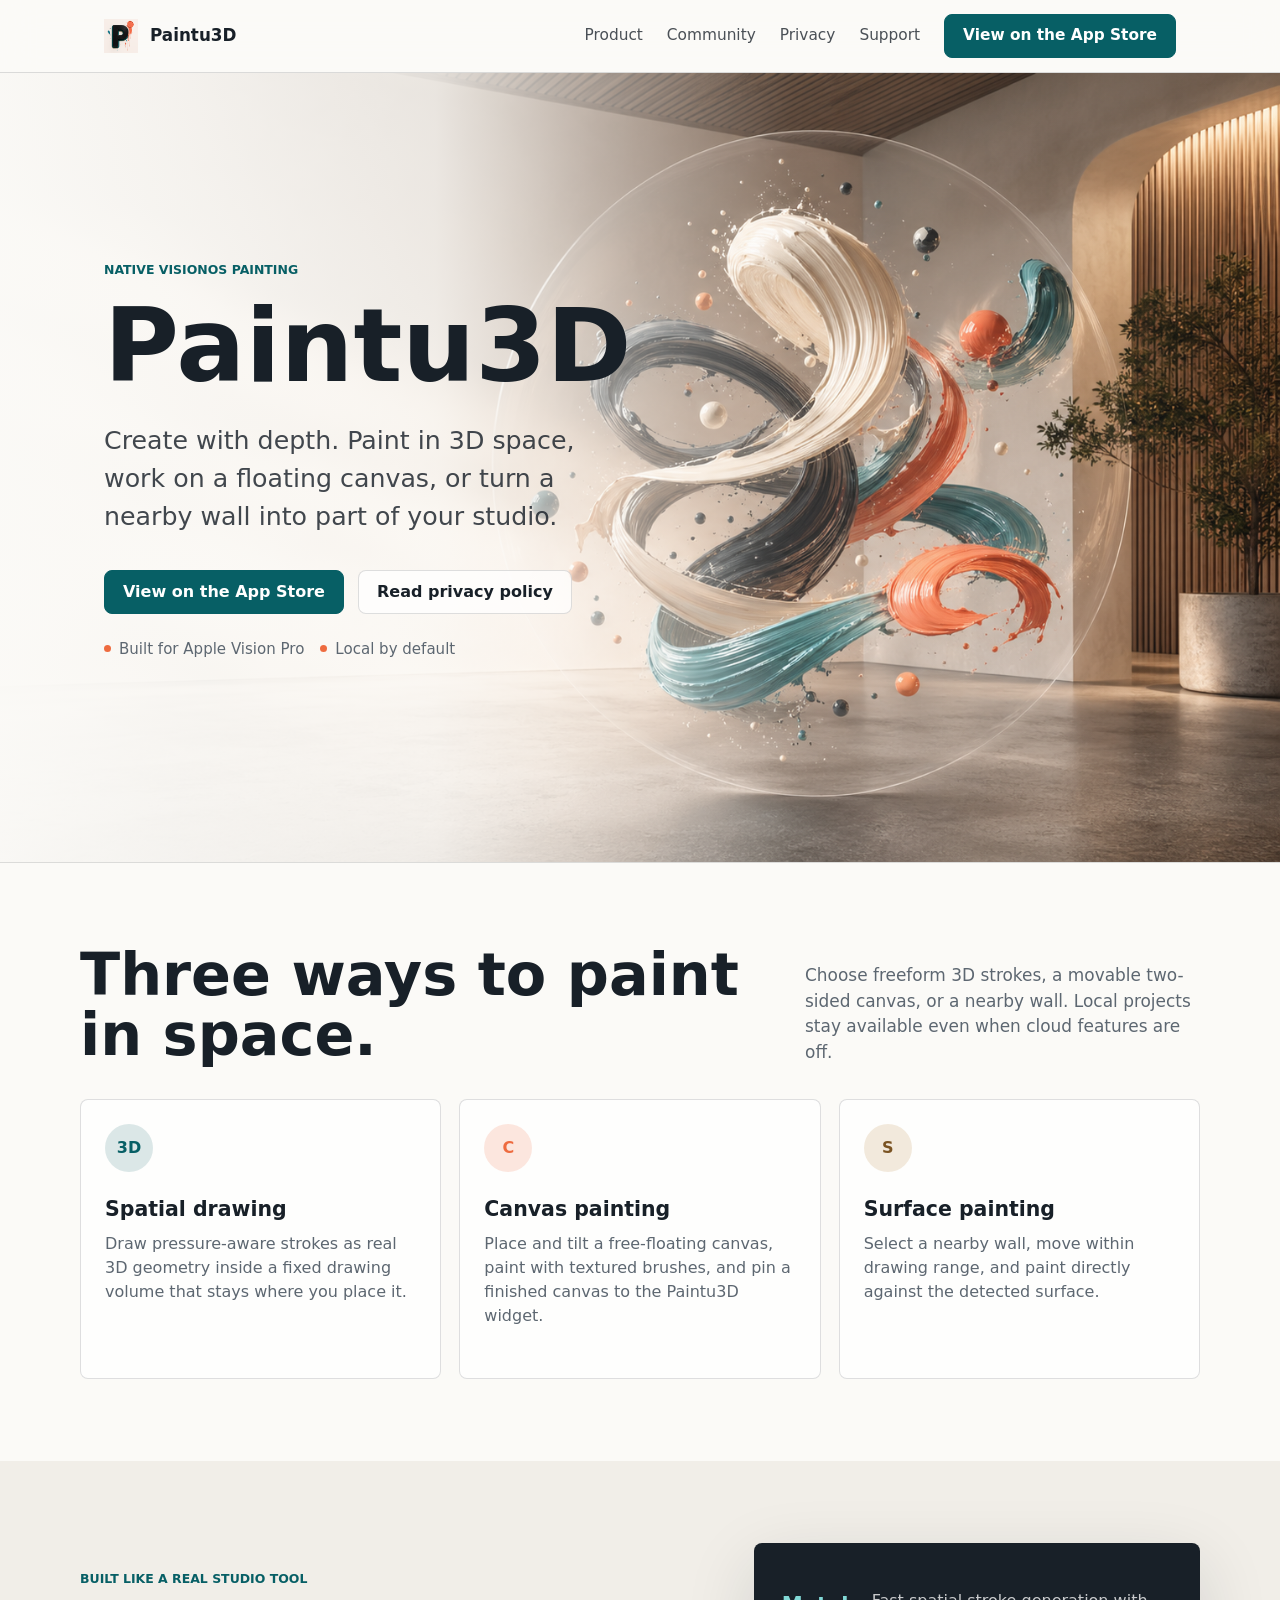
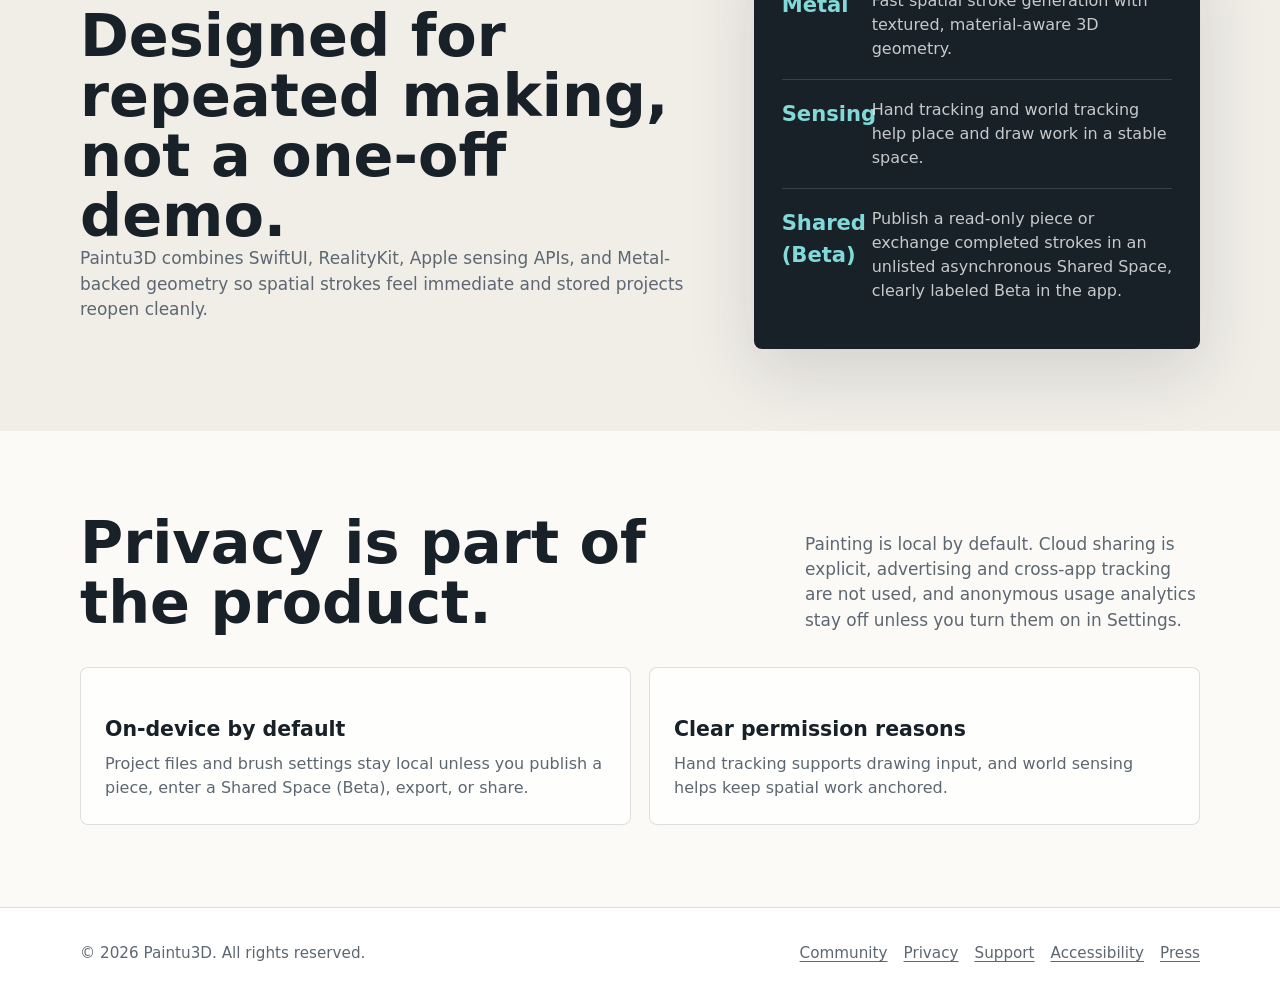
<file: index.html>
<!doctype html>
<html lang="en">
  <head>
    <meta charset="utf-8">
    <meta name="viewport" content="width=device-width, initial-scale=1">
    <meta http-equiv="refresh" content="0; url=Paintu3D/">
    <title>Paintu3D</title>
    <link rel="canonical" href="https://awfasano.github.io/Paintu3D/">
  </head>
  <body>
    <p><a href="Paintu3D/">Continue to Paintu3D</a></p>
  </body>
</html>
</file>
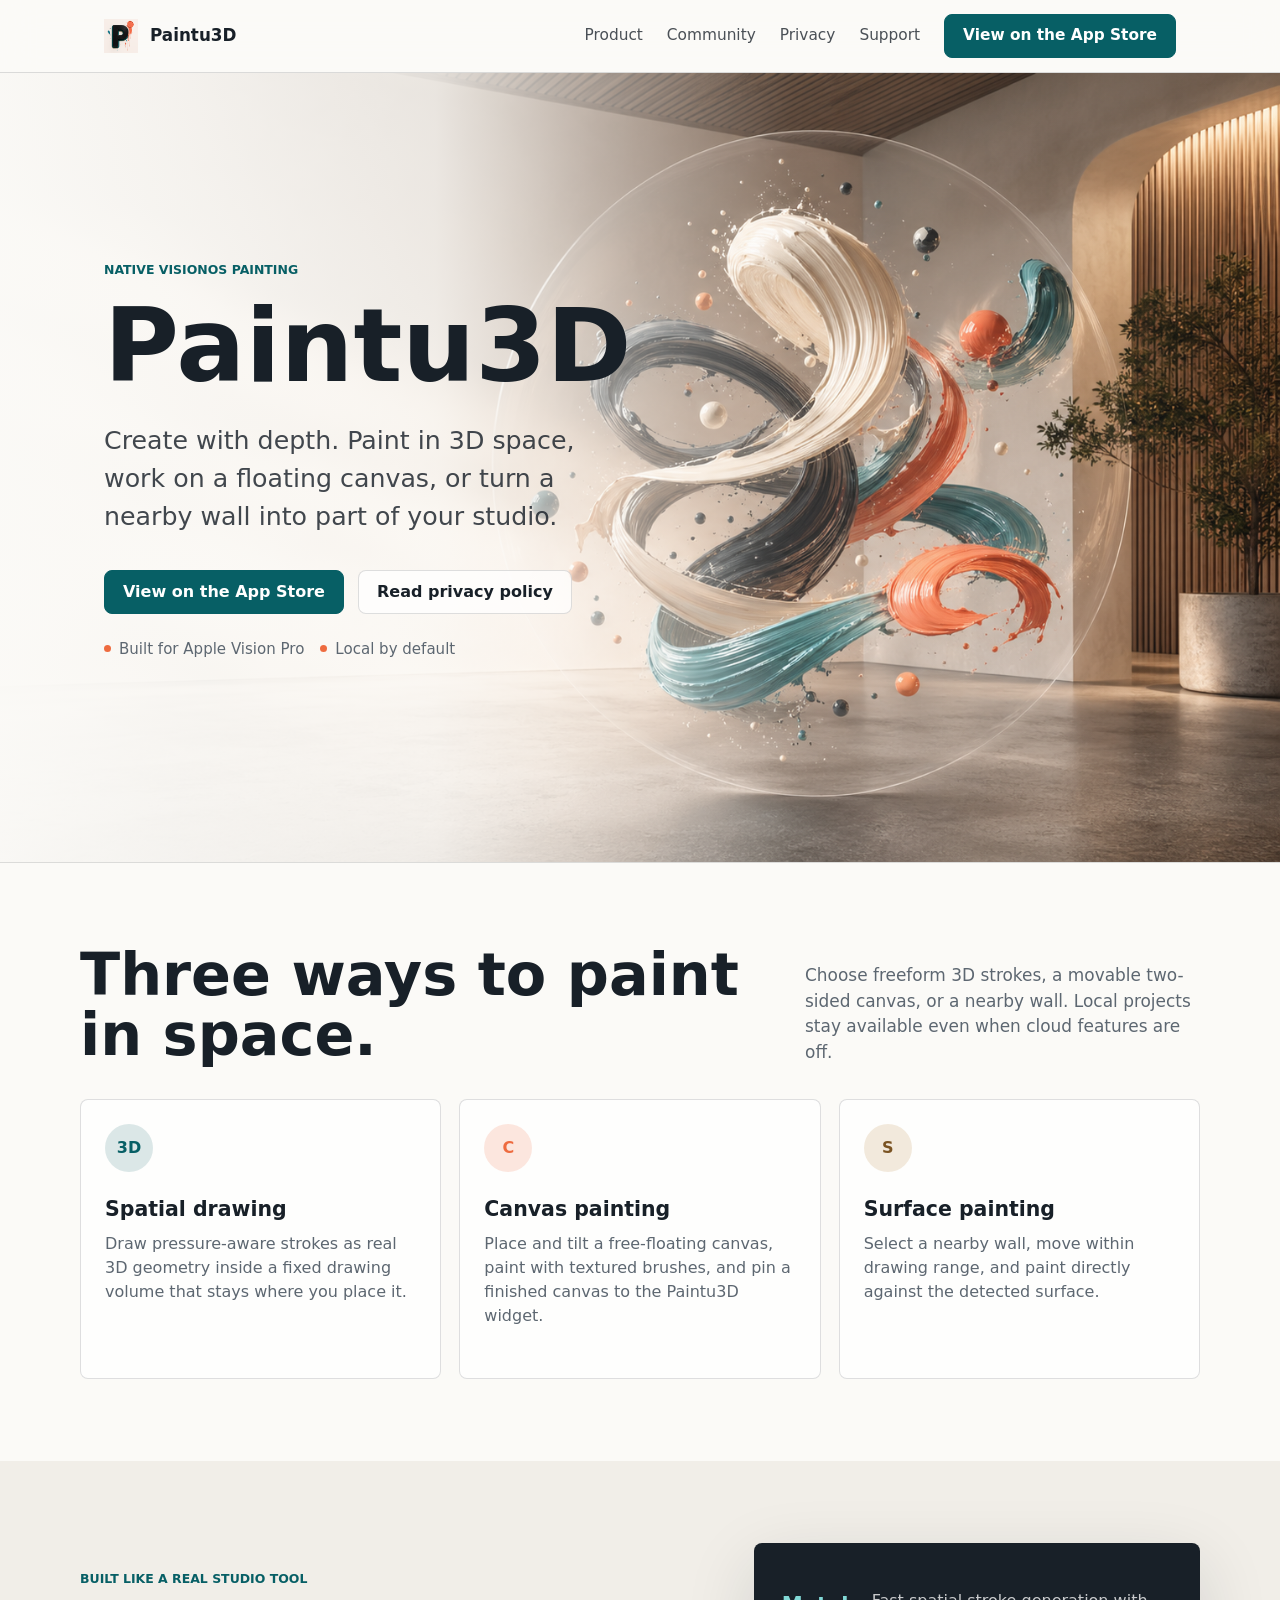
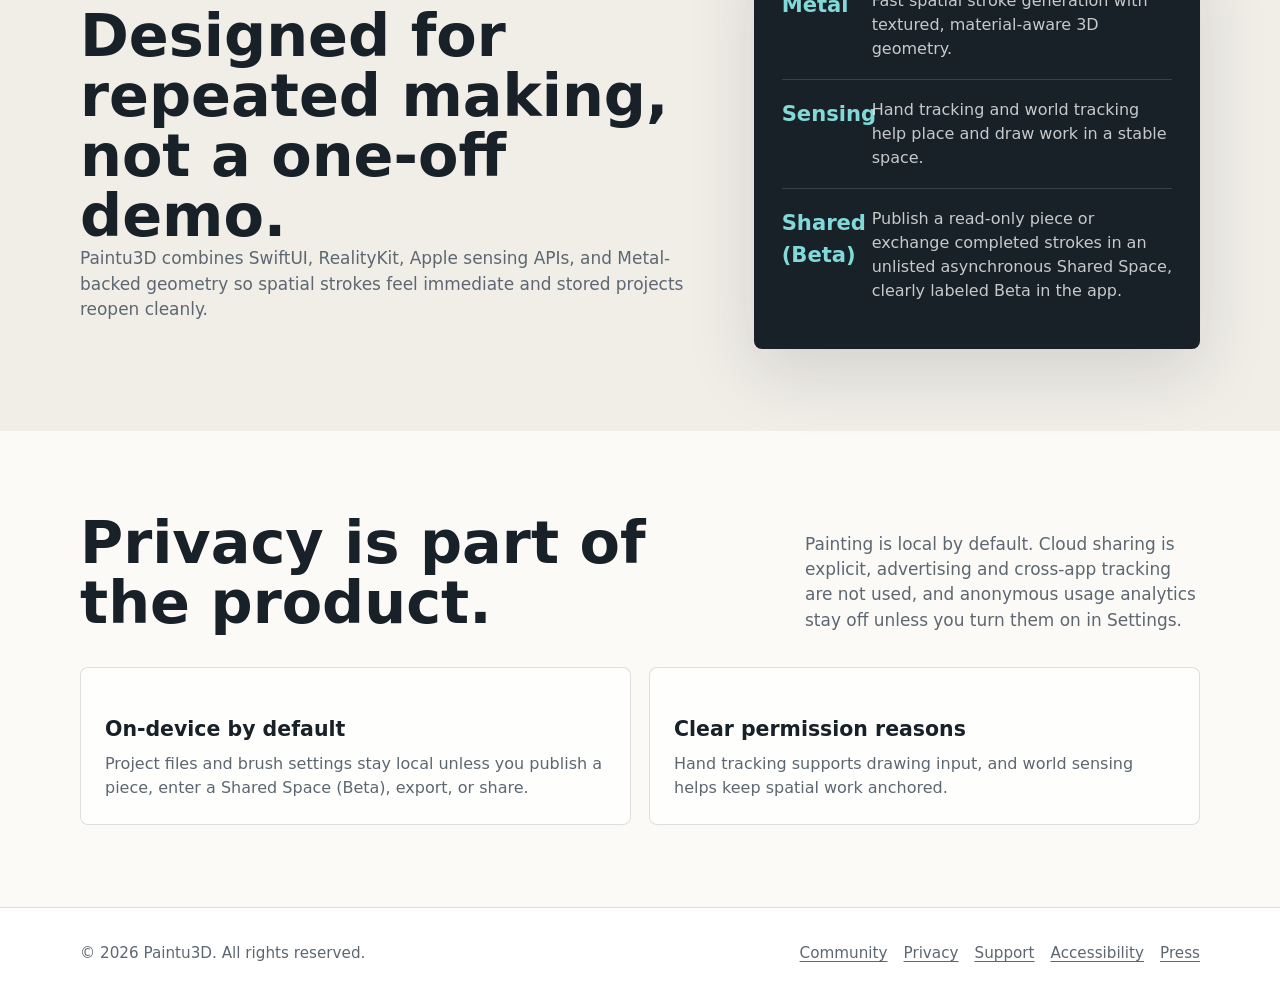
<file: Paintu3D/index.html>
<!doctype html>
<html lang="en">
  <head>
    <meta charset="utf-8">
    <meta name="viewport" content="width=device-width, initial-scale=1">
    <title>Paintu3D - Spatial Painting for Apple Vision Pro</title>
    <link rel="canonical" href="https://awfasano.github.io/Paintu3D/">
    <meta name="description" content="Paintu3D is a native Apple Vision Pro studio for spatial drawing, floating canvas painting, wall painting, and optional shared creation.">
    <meta property="og:title" content="Paintu3D">
    <meta property="og:description" content="Paint in 3D space, on a floating canvas, or across a real wall on Apple Vision Pro.">
    <meta property="og:image" content="https://awfasano.github.io/Paintu3D/assets/paintu3d-hero.png">
    <meta property="og:type" content="website">
    <meta name="theme-color" content="#075f65">
    <link rel="icon" href="assets/brand-icon-top.png">
    <link rel="stylesheet" href="styles.css">
  </head>
  <body>
    <header class="site-header">
      <nav class="nav" aria-label="Main navigation">
        <a class="brand" href="./" aria-label="Paintu3D home">
          <span class="brand-mark" aria-hidden="true">
            <img src="assets/brand-icon-base.png" alt="">
            <img src="assets/brand-icon-middle.png" alt="">
            <img src="assets/brand-icon-top.png" alt="">
          </span>
          <span>Paintu3D</span>
        </a>
        <div class="nav-links">
          <a href="#product">Product</a>
          <a href="community/">Community</a>
          <a href="privacy/">Privacy</a>
          <a href="support/">Support</a>
          <a class="button primary" href="https://apps.apple.com/app/id6765972767">View on the App Store</a>
        </div>
      </nav>
    </header>

    <main>
      <section class="hero" aria-labelledby="hero-title">
        <div class="hero-content">
          <p class="eyebrow">Native visionOS painting</p>
          <h1 id="hero-title">Paintu3D</h1>
          <p class="hero-lede">Create with depth. Paint in 3D space, work on a floating canvas, or turn a nearby wall into part of your studio.</p>
          <div class="hero-actions" id="app-store">
            <a class="button primary" href="https://apps.apple.com/app/id6765972767">View on the App Store</a>
            <a class="button secondary" href="privacy/">Read privacy policy</a>
          </div>
          <div class="hero-note" aria-label="Product highlights">
            <span><span class="dot" aria-hidden="true"></span>Built for Apple Vision Pro</span>
            <span><span class="dot" aria-hidden="true"></span>Local by default</span>
          </div>
        </div>
      </section>

      <section class="section" id="product">
        <div class="section-inner">
          <div class="section-heading">
            <h2>Three ways to paint in space.</h2>
            <p>Choose freeform 3D strokes, a movable two-sided canvas, or a nearby wall. Local projects stay available even when cloud features are off.</p>
          </div>
          <div class="feature-grid" aria-label="Painting modes">
            <article class="feature-card">
              <div>
                <div class="feature-icon" aria-hidden="true">3D</div>
                <h3>Spatial drawing</h3>
                <p>Draw pressure-aware strokes as real 3D geometry inside a fixed drawing volume that stays where you place it.</p>
              </div>
            </article>
            <article class="feature-card">
              <div>
                <div class="feature-icon" aria-hidden="true">C</div>
                <h3>Canvas painting</h3>
                <p>Place and tilt a free-floating canvas, paint with textured brushes, and pin a finished canvas to the Paintu3D widget.</p>
              </div>
            </article>
            <article class="feature-card">
              <div>
                <div class="feature-icon" aria-hidden="true">S</div>
                <h3>Surface painting</h3>
                <p>Select a nearby wall, move within drawing range, and paint directly against the detected surface.</p>
              </div>
            </article>
          </div>
        </div>
      </section>

      <section class="section alt">
        <div class="section-inner split">
          <div>
            <p class="eyebrow">Built like a real studio tool</p>
            <h2>Designed for repeated making, not a one-off demo.</h2>
          <p class="wide-copy">Paintu3D combines SwiftUI, RealityKit, Apple sensing APIs, and Metal-backed geometry so spatial strokes feel immediate and stored projects reopen cleanly.</p>
          </div>
          <div class="metric-panel" aria-label="Technical highlights">
            <div class="metric-row">
              <div class="metric-value">Metal</div>
              <p>Fast spatial stroke generation with textured, material-aware 3D geometry.</p>
            </div>
            <div class="metric-row">
              <div class="metric-value">Sensing</div>
              <p>Hand tracking and world tracking help place and draw work in a stable space.</p>
            </div>
            <div class="metric-row">
              <div class="metric-value">Shared (Beta)</div>
              <p>Publish a read-only piece or exchange completed strokes in an unlisted asynchronous Shared Space, clearly labeled Beta in the app.</p>
            </div>
          </div>
        </div>
      </section>

      <section class="section">
        <div class="section-inner">
          <div class="section-heading">
            <h2>Privacy is part of the product.</h2>
            <p>Painting is local by default. Cloud sharing is explicit, advertising and cross-app tracking are not used, and anonymous usage analytics stay off unless you turn them on in Settings.</p>
          </div>
          <div class="privacy-strip">
            <article class="info-card">
              <h3>On-device by default</h3>
              <p>Project files and brush settings stay local unless you publish a piece, enter a Shared Space (Beta), export, or share.</p>
            </article>
            <article class="info-card">
              <h3>Clear permission reasons</h3>
              <p>Hand tracking supports drawing input, and world sensing helps keep spatial work anchored.</p>
            </article>
          </div>
        </div>
      </section>
    </main>

    <footer class="site-footer">
      <div class="footer-inner">
        <span>© 2026 Paintu3D. All rights reserved.</span>
        <div class="footer-links">
          <a href="community/">Community</a>
          <a href="privacy/">Privacy</a>
          <a href="support/">Support</a>
          <a href="accessibility/">Accessibility</a>
          <a href="press/">Press</a>
        </div>
      </div>
    </footer>
  </body>
</html>
</file>
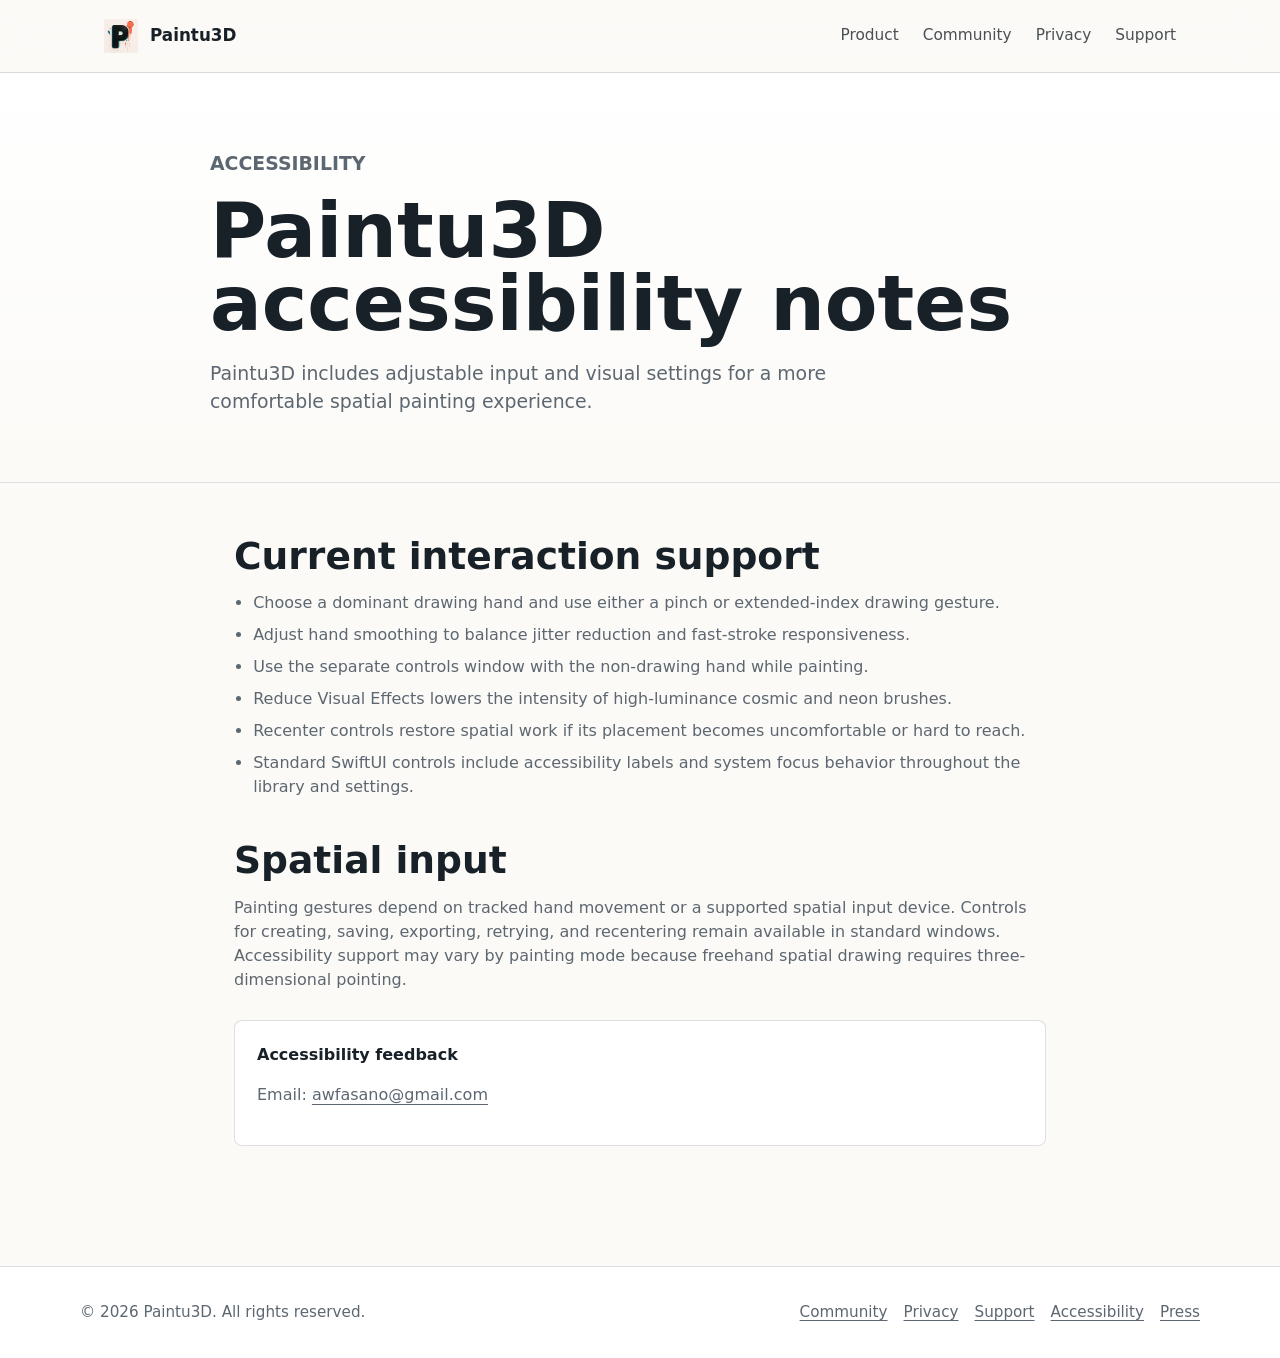
<file: Paintu3D/accessibility/index.html>
<!doctype html>
<html lang="en">
  <head>
    <meta charset="utf-8">
    <meta name="viewport" content="width=device-width, initial-scale=1">
    <title>Accessibility - Paintu3D</title>
    <link rel="canonical" href="https://awfasano.github.io/Paintu3D/accessibility/">
    <meta name="description" content="Accessibility information for Paintu3D.">
    <meta name="theme-color" content="#075f65">
    <link rel="icon" href="../assets/brand-icon-top.png">
    <link rel="stylesheet" href="../styles.css">
  </head>
  <body>
    <header class="site-header">
      <nav class="nav" aria-label="Main navigation">
        <a class="brand" href="../" aria-label="Paintu3D home">
          <span class="brand-mark" aria-hidden="true">
            <img src="../assets/brand-icon-base.png" alt="">
            <img src="../assets/brand-icon-middle.png" alt="">
            <img src="../assets/brand-icon-top.png" alt="">
          </span>
          <span>Paintu3D</span>
        </a>
        <div class="nav-links">
          <a href="../#product">Product</a>
          <a href="../community/">Community</a>
          <a href="../privacy/">Privacy</a>
          <a href="../support/">Support</a>
        </div>
      </nav>
    </header>

    <main>
      <section class="page-hero">
        <div class="section-inner">
          <p class="eyebrow">Accessibility</p>
          <h1>Paintu3D accessibility notes</h1>
          <p>Paintu3D includes adjustable input and visual settings for a more comfortable spatial painting experience.</p>
        </div>
      </section>

      <article class="content">
        <h2>Current interaction support</h2>
        <ul>
          <li>Choose a dominant drawing hand and use either a pinch or extended-index drawing gesture.</li>
          <li>Adjust hand smoothing to balance jitter reduction and fast-stroke responsiveness.</li>
          <li>Use the separate controls window with the non-drawing hand while painting.</li>
          <li>Reduce Visual Effects lowers the intensity of high-luminance cosmic and neon brushes.</li>
          <li>Recenter controls restore spatial work if its placement becomes uncomfortable or hard to reach.</li>
          <li>Standard SwiftUI controls include accessibility labels and system focus behavior throughout the library and settings.</li>
        </ul>

        <h2>Spatial input</h2>
        <p>Painting gestures depend on tracked hand movement or a supported spatial input device. Controls for creating, saving, exporting, retrying, and recentering remain available in standard windows. Accessibility support may vary by painting mode because freehand spatial drawing requires three-dimensional pointing.</p>

        <div class="contact-box">
          <strong>Accessibility feedback</strong>
          <p>Email: <a href="mailto:awfasano@gmail.com?subject=Paintu3D%20accessibility%20feedback">awfasano@gmail.com</a></p>
        </div>
      </article>
    </main>

    <footer class="site-footer">
      <div class="footer-inner">
        <span>© 2026 Paintu3D. All rights reserved.</span>
        <div class="footer-links">
          <a href="../community/">Community</a>
          <a href="../privacy/">Privacy</a>
          <a href="../support/">Support</a>
          <a href="../accessibility/">Accessibility</a>
          <a href="../press/">Press</a>
        </div>
      </div>
    </footer>
  </body>
</html>
</file>
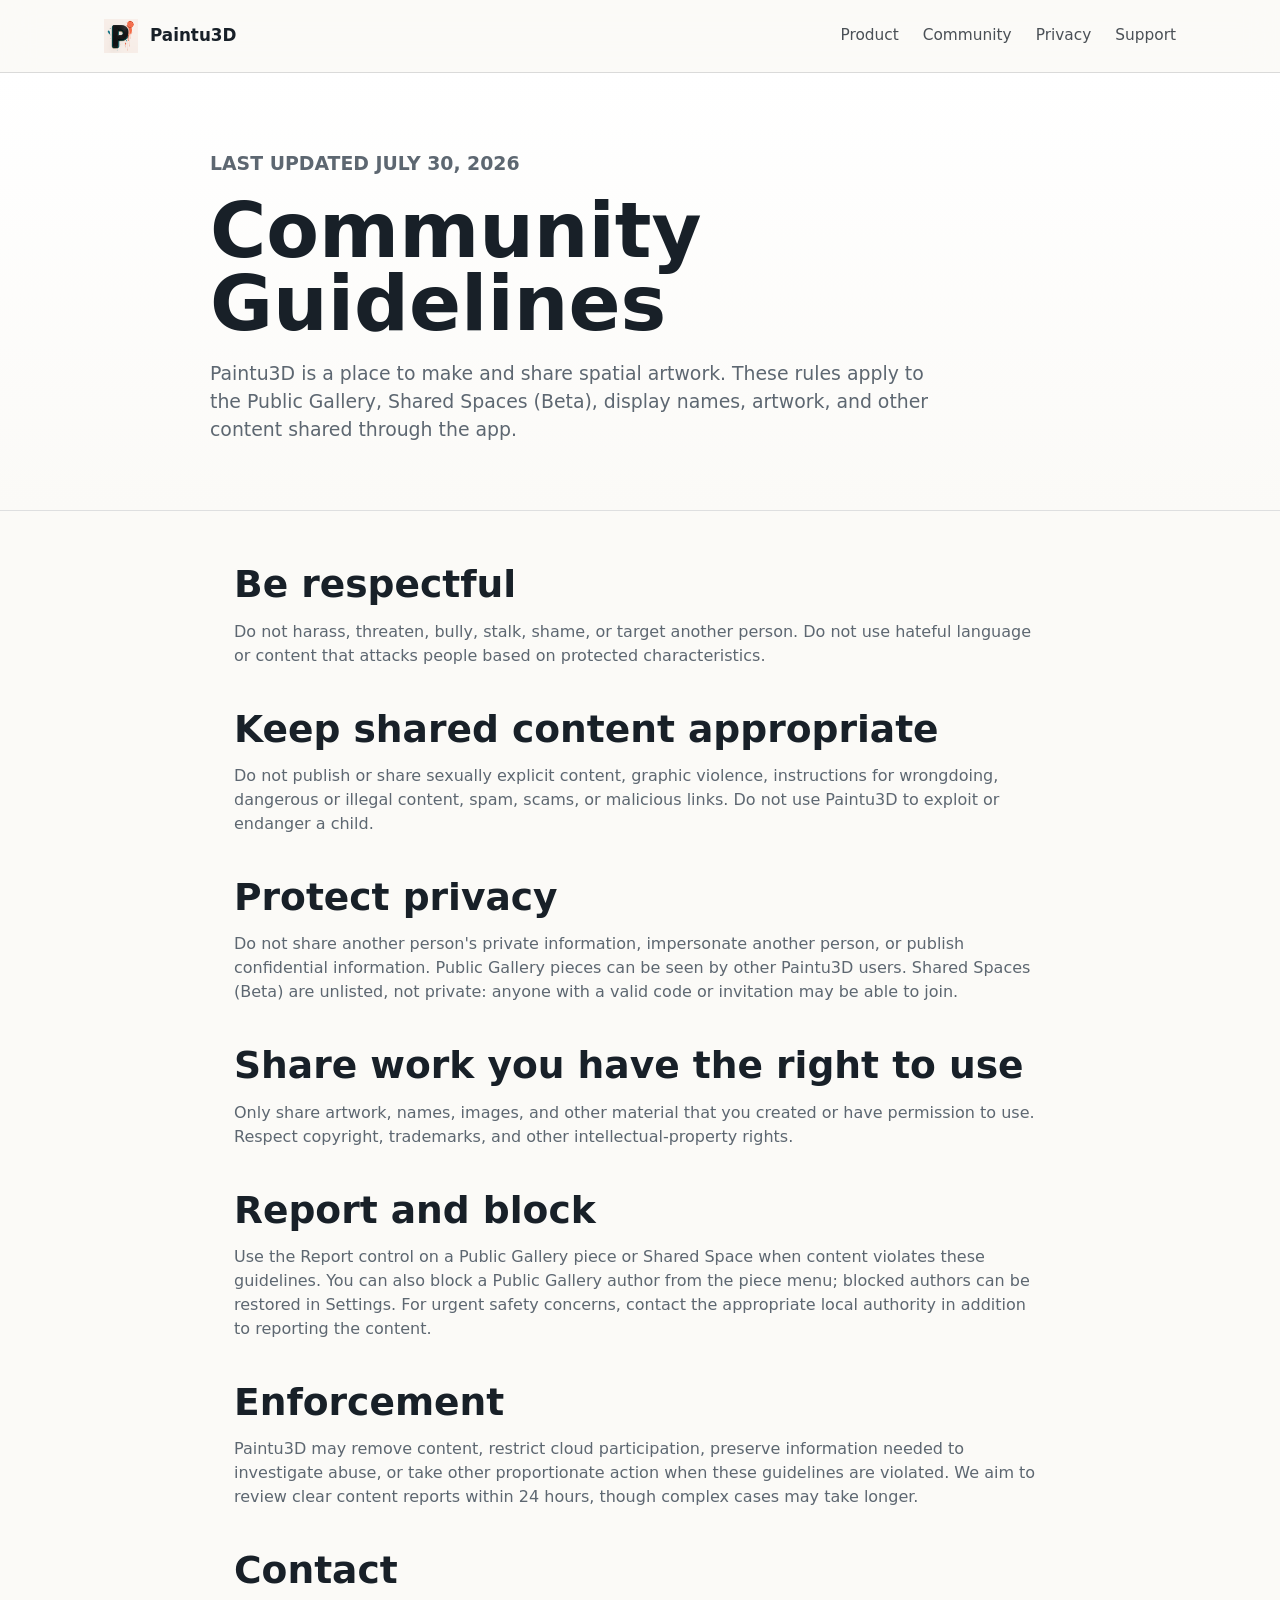
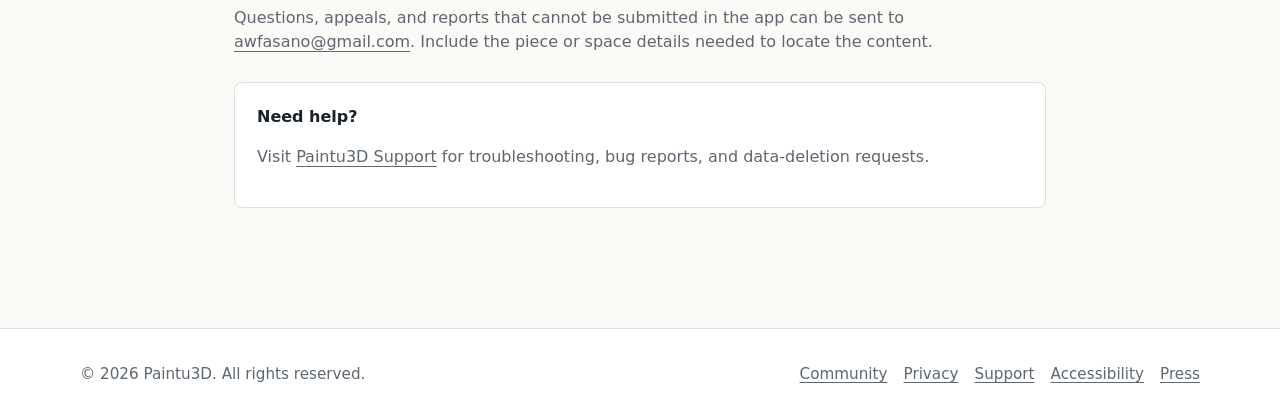
<file: Paintu3D/community/index.html>
<!doctype html>
<html lang="en">
  <head>
    <meta charset="utf-8">
    <meta name="viewport" content="width=device-width, initial-scale=1">
    <title>Community Guidelines - Paintu3D</title>
    <link rel="canonical" href="https://awfasano.github.io/Paintu3D/community/">
    <meta name="description" content="Community guidelines for Paintu3D Public Gallery and Shared Spaces Beta.">
    <meta name="theme-color" content="#075f65">
    <link rel="icon" href="../assets/brand-icon-top.png">
    <link rel="stylesheet" href="../styles.css">
  </head>
  <body>
    <header class="site-header">
      <nav class="nav" aria-label="Main navigation">
        <a class="brand" href="../" aria-label="Paintu3D home">
          <span class="brand-mark" aria-hidden="true">
            <img src="../assets/brand-icon-base.png" alt="">
            <img src="../assets/brand-icon-middle.png" alt="">
            <img src="../assets/brand-icon-top.png" alt="">
          </span>
          <span>Paintu3D</span>
        </a>
        <div class="nav-links">
          <a href="../#product">Product</a>
          <a href="../community/">Community</a>
          <a href="../privacy/">Privacy</a>
          <a href="../support/">Support</a>
        </div>
      </nav>
    </header>

    <main>
      <section class="page-hero">
        <div class="section-inner">
          <p class="eyebrow">Last updated July 30, 2026</p>
          <h1>Community Guidelines</h1>
          <p>Paintu3D is a place to make and share spatial artwork. These rules apply to the Public Gallery, Shared Spaces (Beta), display names, artwork, and other content shared through the app.</p>
        </div>
      </section>

      <article class="content">
        <h2>Be respectful</h2>
        <p>Do not harass, threaten, bully, stalk, shame, or target another person. Do not use hateful language or content that attacks people based on protected characteristics.</p>

        <h2>Keep shared content appropriate</h2>
        <p>Do not publish or share sexually explicit content, graphic violence, instructions for wrongdoing, dangerous or illegal content, spam, scams, or malicious links. Do not use Paintu3D to exploit or endanger a child.</p>

        <h2>Protect privacy</h2>
        <p>Do not share another person's private information, impersonate another person, or publish confidential information. Public Gallery pieces can be seen by other Paintu3D users. Shared Spaces (Beta) are unlisted, not private: anyone with a valid code or invitation may be able to join.</p>

        <h2>Share work you have the right to use</h2>
        <p>Only share artwork, names, images, and other material that you created or have permission to use. Respect copyright, trademarks, and other intellectual-property rights.</p>

        <h2>Report and block</h2>
        <p>Use the Report control on a Public Gallery piece or Shared Space when content violates these guidelines. You can also block a Public Gallery author from the piece menu; blocked authors can be restored in Settings. For urgent safety concerns, contact the appropriate local authority in addition to reporting the content.</p>

        <h2>Enforcement</h2>
        <p>Paintu3D may remove content, restrict cloud participation, preserve information needed to investigate abuse, or take other proportionate action when these guidelines are violated. We aim to review clear content reports within 24 hours, though complex cases may take longer.</p>

        <h2>Contact</h2>
        <p>Questions, appeals, and reports that cannot be submitted in the app can be sent to <a href="mailto:awfasano@gmail.com?subject=Paintu3D%20community%20safety">awfasano@gmail.com</a>. Include the piece or space details needed to locate the content.</p>

        <div class="contact-box">
          <strong>Need help?</strong>
          <p>Visit <a href="../support/">Paintu3D Support</a> for troubleshooting, bug reports, and data-deletion requests.</p>
        </div>
      </article>
    </main>

    <footer class="site-footer">
      <div class="footer-inner">
        <span>© 2026 Paintu3D. All rights reserved.</span>
        <div class="footer-links">
          <a href="../community/">Community</a>
          <a href="../privacy/">Privacy</a>
          <a href="../support/">Support</a>
          <a href="../accessibility/">Accessibility</a>
          <a href="../press/">Press</a>
        </div>
      </div>
    </footer>
  </body>
</html>
</file>
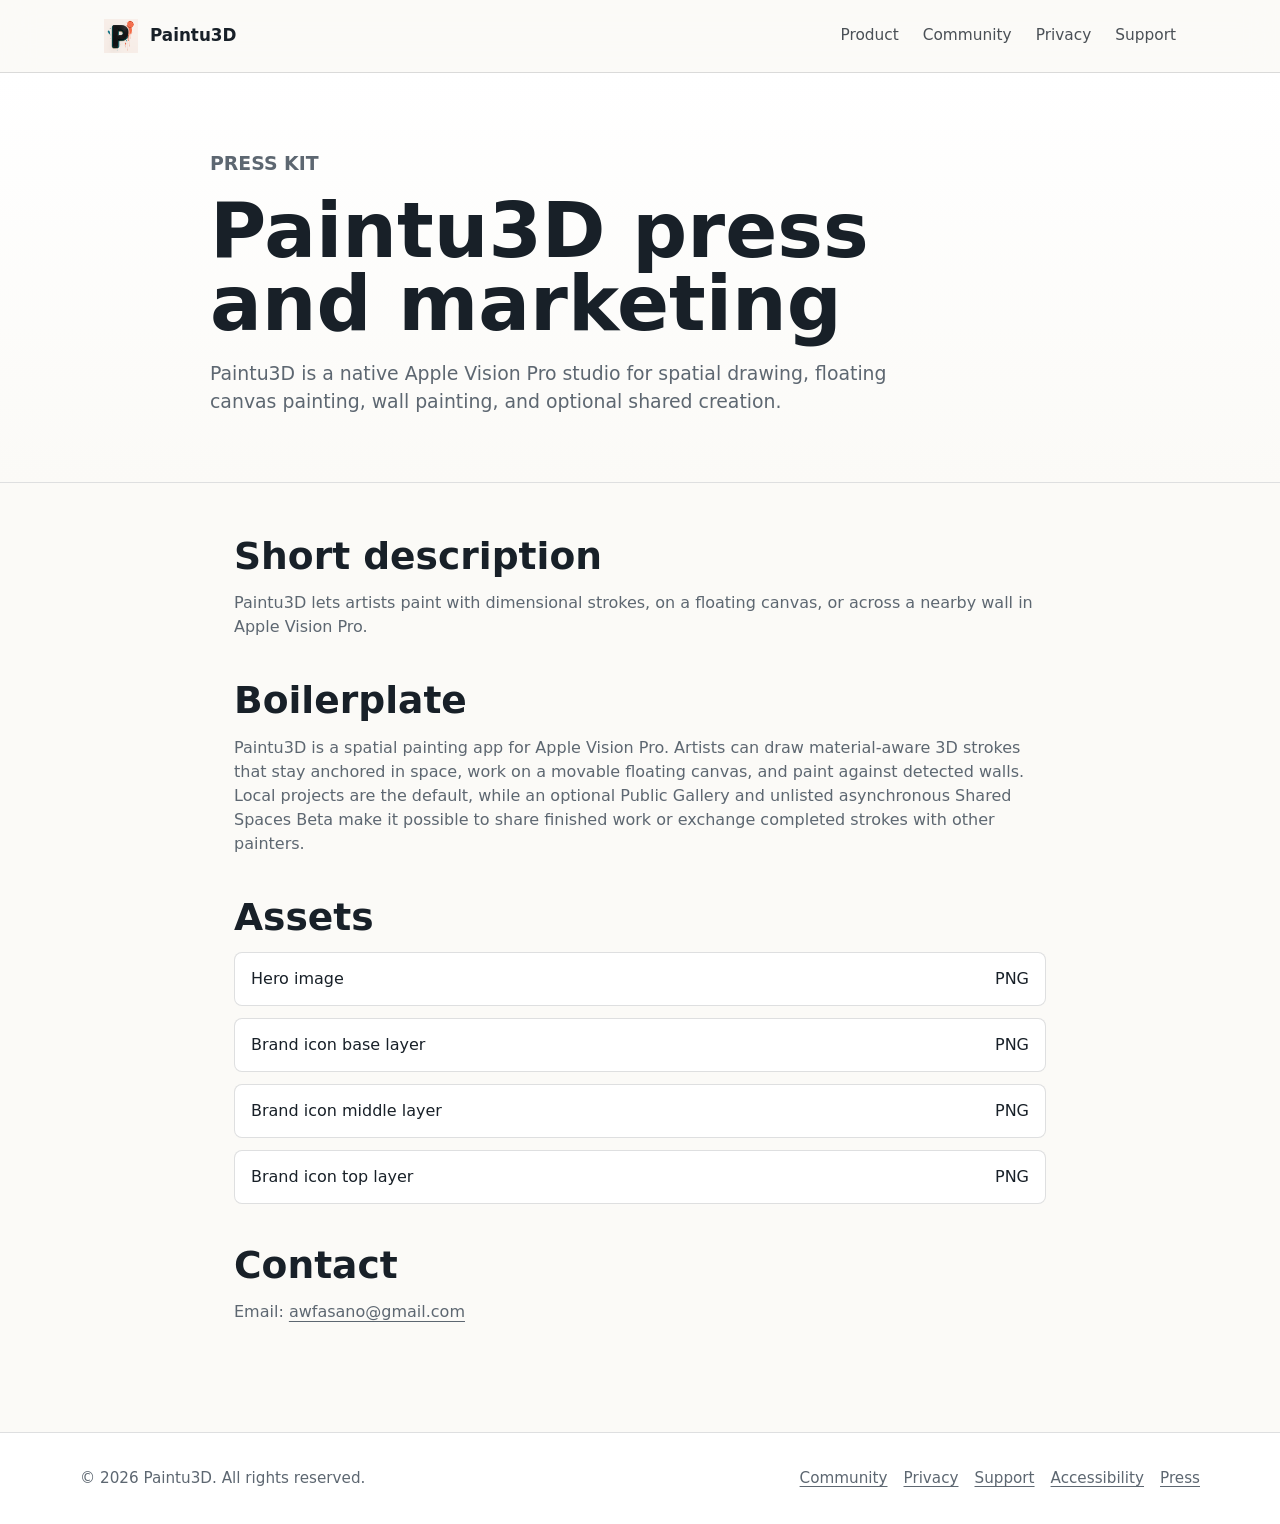
<file: Paintu3D/press/index.html>
<!doctype html>
<html lang="en">
  <head>
    <meta charset="utf-8">
    <meta name="viewport" content="width=device-width, initial-scale=1">
    <title>Press Kit - Paintu3D</title>
    <link rel="canonical" href="https://awfasano.github.io/Paintu3D/press/">
    <meta name="description" content="Press and marketing materials for Paintu3D.">
    <meta name="theme-color" content="#075f65">
    <link rel="icon" href="../assets/brand-icon-top.png">
    <link rel="stylesheet" href="../styles.css">
  </head>
  <body>
    <header class="site-header">
      <nav class="nav" aria-label="Main navigation">
        <a class="brand" href="../" aria-label="Paintu3D home">
          <span class="brand-mark" aria-hidden="true">
            <img src="../assets/brand-icon-base.png" alt="">
            <img src="../assets/brand-icon-middle.png" alt="">
            <img src="../assets/brand-icon-top.png" alt="">
          </span>
          <span>Paintu3D</span>
        </a>
        <div class="nav-links">
          <a href="../#product">Product</a>
          <a href="../community/">Community</a>
          <a href="../privacy/">Privacy</a>
          <a href="../support/">Support</a>
        </div>
      </nav>
    </header>

    <main>
      <section class="page-hero">
        <div class="section-inner">
          <p class="eyebrow">Press kit</p>
          <h1>Paintu3D press and marketing</h1>
          <p>Paintu3D is a native Apple Vision Pro studio for spatial drawing, floating canvas painting, wall painting, and optional shared creation.</p>
        </div>
      </section>

      <section class="content">
        <h2>Short description</h2>
        <p>Paintu3D lets artists paint with dimensional strokes, on a floating canvas, or across a nearby wall in Apple Vision Pro.</p>

        <h2>Boilerplate</h2>
        <p>Paintu3D is a spatial painting app for Apple Vision Pro. Artists can draw material-aware 3D strokes that stay anchored in space, work on a movable floating canvas, and paint against detected walls. Local projects are the default, while an optional Public Gallery and unlisted asynchronous Shared Spaces Beta make it possible to share finished work or exchange completed strokes with other painters.</p>

        <h2>Assets</h2>
        <div class="asset-list">
          <a href="../assets/paintu3d-hero.png"><span>Hero image</span><span>PNG</span></a>
          <a href="../assets/brand-icon-base.png"><span>Brand icon base layer</span><span>PNG</span></a>
          <a href="../assets/brand-icon-middle.png"><span>Brand icon middle layer</span><span>PNG</span></a>
          <a href="../assets/brand-icon-top.png"><span>Brand icon top layer</span><span>PNG</span></a>
        </div>

        <h2>Contact</h2>
        <p>Email: <a href="mailto:awfasano@gmail.com">awfasano@gmail.com</a></p>
      </section>
    </main>

    <footer class="site-footer">
      <div class="footer-inner">
        <span>© 2026 Paintu3D. All rights reserved.</span>
        <div class="footer-links">
          <a href="../community/">Community</a>
          <a href="../privacy/">Privacy</a>
          <a href="../support/">Support</a>
          <a href="../accessibility/">Accessibility</a>
          <a href="../press/">Press</a>
        </div>
      </div>
    </footer>
  </body>
</html>
</file>
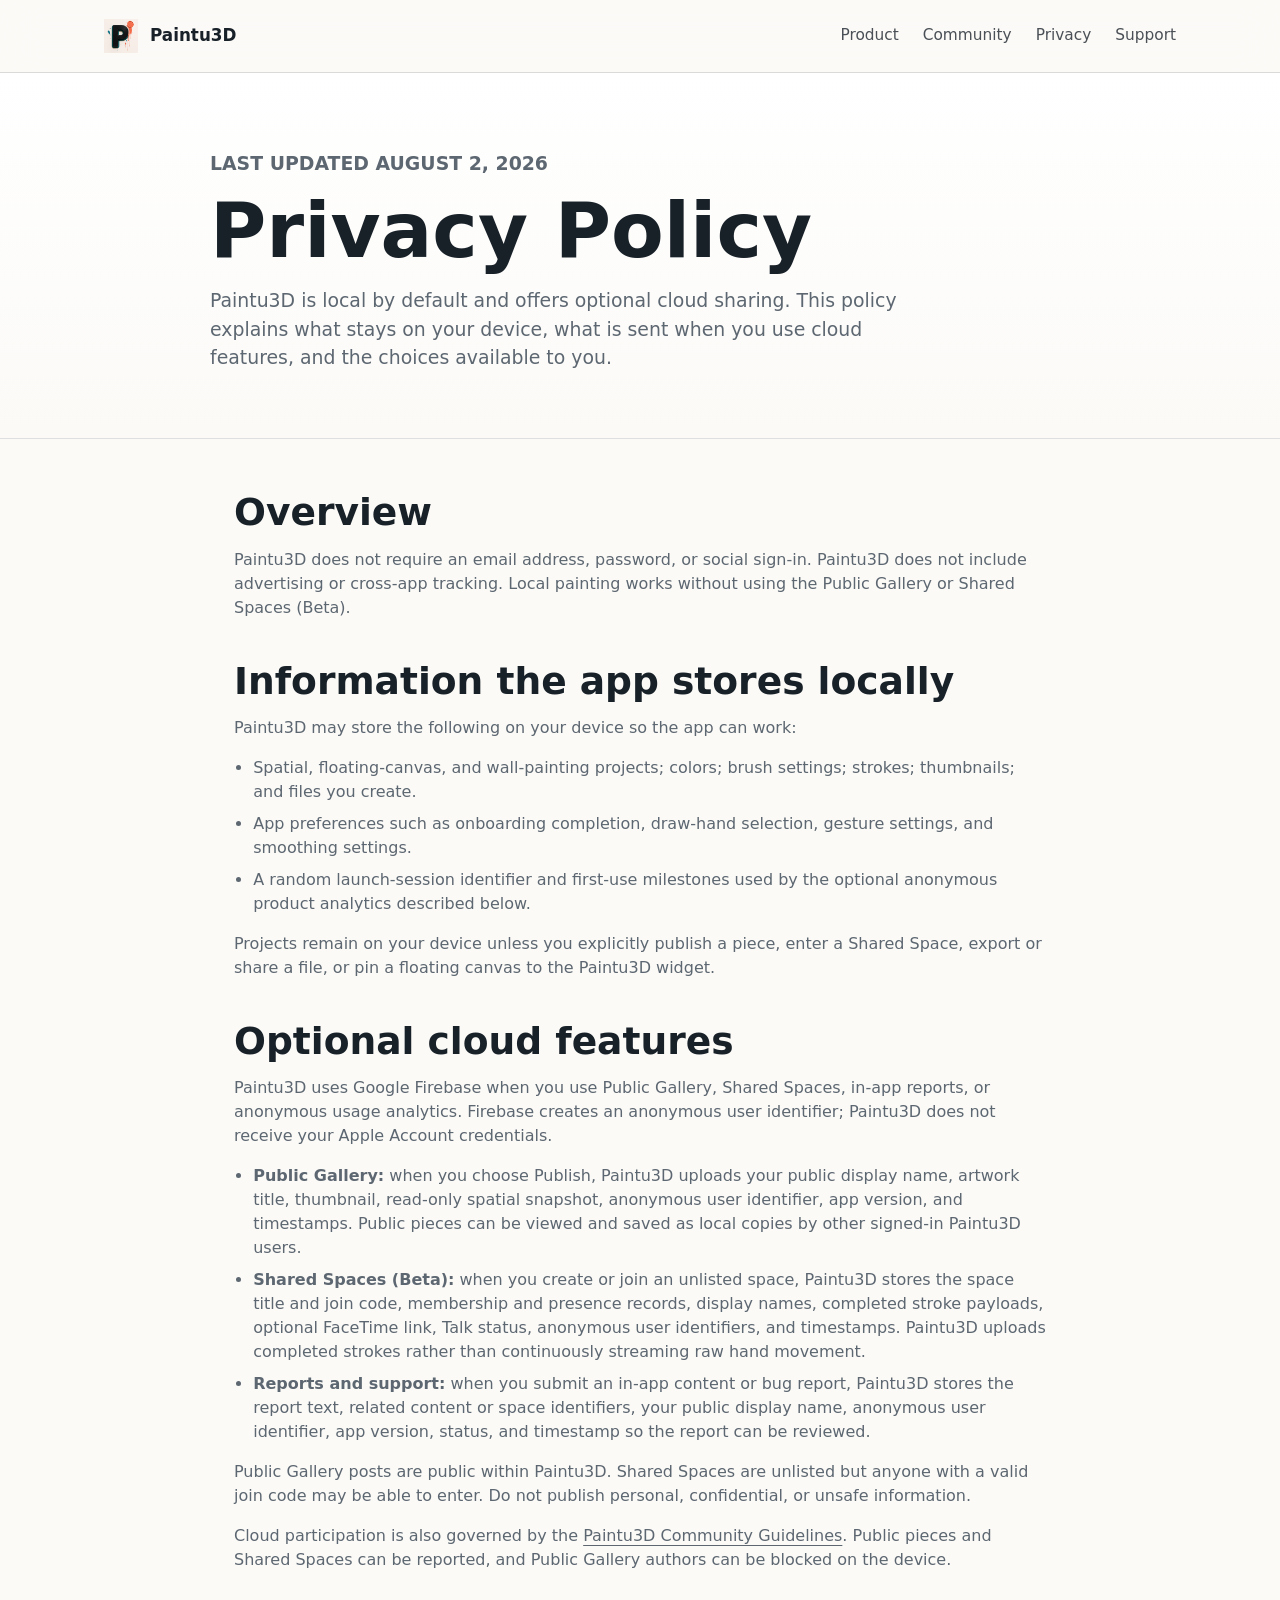
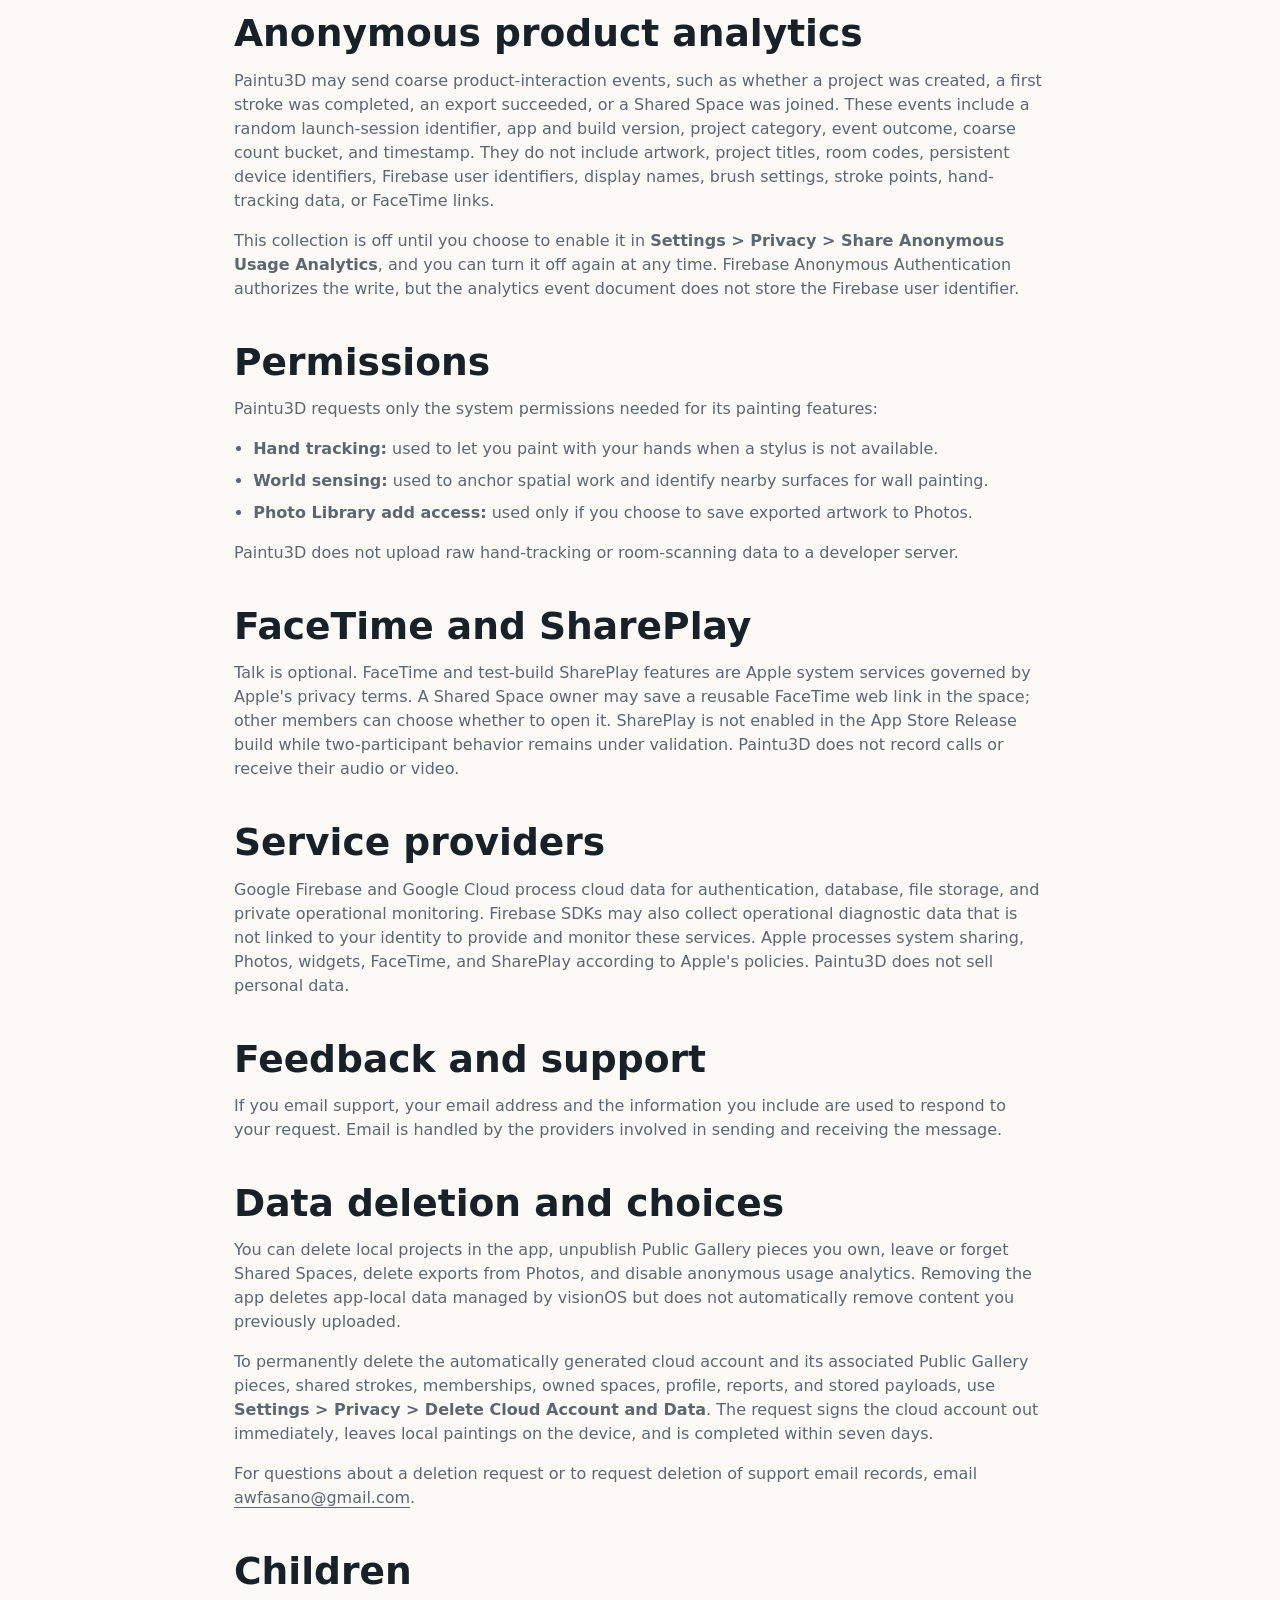
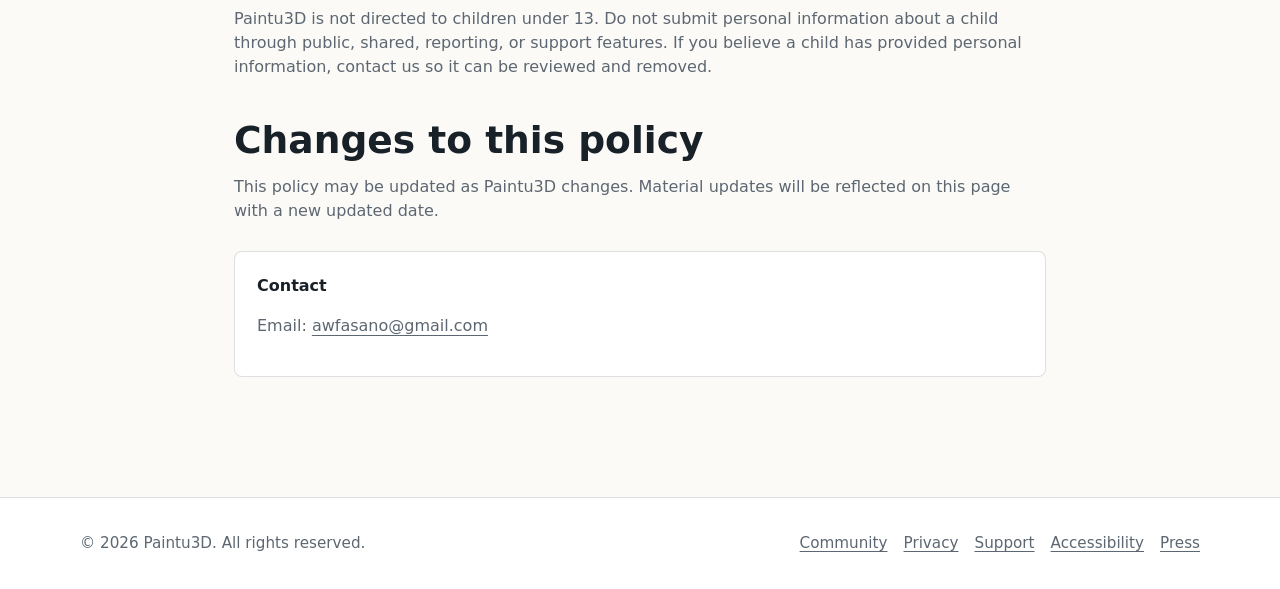
<file: Paintu3D/privacy/index.html>
<!doctype html>
<html lang="en">
  <head>
    <meta charset="utf-8">
    <meta name="viewport" content="width=device-width, initial-scale=1">
    <title>Privacy Policy - Paintu3D</title>
    <link rel="canonical" href="https://awfasano.github.io/Paintu3D/privacy/">
    <meta name="description" content="Privacy policy for Paintu3D, a spatial painting app for Apple Vision Pro.">
    <meta name="theme-color" content="#075f65">
    <link rel="icon" href="../assets/brand-icon-top.png">
    <link rel="stylesheet" href="../styles.css">
  </head>
  <body>
    <header class="site-header">
      <nav class="nav" aria-label="Main navigation">
        <a class="brand" href="../" aria-label="Paintu3D home">
          <span class="brand-mark" aria-hidden="true">
            <img src="../assets/brand-icon-base.png" alt="">
            <img src="../assets/brand-icon-middle.png" alt="">
            <img src="../assets/brand-icon-top.png" alt="">
          </span>
          <span>Paintu3D</span>
        </a>
        <div class="nav-links">
          <a href="../#product">Product</a>
          <a href="../community/">Community</a>
          <a href="../privacy/">Privacy</a>
          <a href="../support/">Support</a>
        </div>
      </nav>
    </header>

    <main>
      <section class="page-hero">
        <div class="section-inner">
          <p class="eyebrow">Last updated August 2, 2026</p>
          <h1>Privacy Policy</h1>
          <p>Paintu3D is local by default and offers optional cloud sharing. This policy explains what stays on your device, what is sent when you use cloud features, and the choices available to you.</p>
        </div>
      </section>

      <article class="content">
        <h2>Overview</h2>
        <p>Paintu3D does not require an email address, password, or social sign-in. Paintu3D does not include advertising or cross-app tracking. Local painting works without using the Public Gallery or Shared Spaces (Beta).</p>

        <h2>Information the app stores locally</h2>
        <p>Paintu3D may store the following on your device so the app can work:</p>
        <ul>
          <li>Spatial, floating-canvas, and wall-painting projects; colors; brush settings; strokes; thumbnails; and files you create.</li>
          <li>App preferences such as onboarding completion, draw-hand selection, gesture settings, and smoothing settings.</li>
          <li>A random launch-session identifier and first-use milestones used by the optional anonymous product analytics described below.</li>
        </ul>
        <p>Projects remain on your device unless you explicitly publish a piece, enter a Shared Space, export or share a file, or pin a floating canvas to the Paintu3D widget.</p>

        <h2>Optional cloud features</h2>
        <p>Paintu3D uses Google Firebase when you use Public Gallery, Shared Spaces, in-app reports, or anonymous usage analytics. Firebase creates an anonymous user identifier; Paintu3D does not receive your Apple Account credentials.</p>
        <ul>
          <li><strong>Public Gallery:</strong> when you choose Publish, Paintu3D uploads your public display name, artwork title, thumbnail, read-only spatial snapshot, anonymous user identifier, app version, and timestamps. Public pieces can be viewed and saved as local copies by other signed-in Paintu3D users.</li>
          <li><strong>Shared Spaces (Beta):</strong> when you create or join an unlisted space, Paintu3D stores the space title and join code, membership and presence records, display names, completed stroke payloads, optional FaceTime link, Talk status, anonymous user identifiers, and timestamps. Paintu3D uploads completed strokes rather than continuously streaming raw hand movement.</li>
          <li><strong>Reports and support:</strong> when you submit an in-app content or bug report, Paintu3D stores the report text, related content or space identifiers, your public display name, anonymous user identifier, app version, status, and timestamp so the report can be reviewed.</li>
        </ul>
        <p>Public Gallery posts are public within Paintu3D. Shared Spaces are unlisted but anyone with a valid join code may be able to enter. Do not publish personal, confidential, or unsafe information.</p>
        <p>Cloud participation is also governed by the <a href="../community/">Paintu3D Community Guidelines</a>. Public pieces and Shared Spaces can be reported, and Public Gallery authors can be blocked on the device.</p>

        <h2>Anonymous product analytics</h2>
        <p>Paintu3D may send coarse product-interaction events, such as whether a project was created, a first stroke was completed, an export succeeded, or a Shared Space was joined. These events include a random launch-session identifier, app and build version, project category, event outcome, coarse count bucket, and timestamp. They do not include artwork, project titles, room codes, persistent device identifiers, Firebase user identifiers, display names, brush settings, stroke points, hand-tracking data, or FaceTime links.</p>
        <p>This collection is off until you choose to enable it in <strong>Settings &gt; Privacy &gt; Share Anonymous Usage Analytics</strong>, and you can turn it off again at any time. Firebase Anonymous Authentication authorizes the write, but the analytics event document does not store the Firebase user identifier.</p>

        <h2>Permissions</h2>
        <p>Paintu3D requests only the system permissions needed for its painting features:</p>
        <ul>
          <li><strong>Hand tracking:</strong> used to let you paint with your hands when a stylus is not available.</li>
          <li><strong>World sensing:</strong> used to anchor spatial work and identify nearby surfaces for wall painting.</li>
          <li><strong>Photo Library add access:</strong> used only if you choose to save exported artwork to Photos.</li>
        </ul>
        <p>Paintu3D does not upload raw hand-tracking or room-scanning data to a developer server.</p>

        <h2>FaceTime and SharePlay</h2>
        <p>Talk is optional. FaceTime and test-build SharePlay features are Apple system services governed by Apple's privacy terms. A Shared Space owner may save a reusable FaceTime web link in the space; other members can choose whether to open it. SharePlay is not enabled in the App Store Release build while two-participant behavior remains under validation. Paintu3D does not record calls or receive their audio or video.</p>

        <h2>Service providers</h2>
        <p>Google Firebase and Google Cloud process cloud data for authentication, database, file storage, and private operational monitoring. Firebase SDKs may also collect operational diagnostic data that is not linked to your identity to provide and monitor these services. Apple processes system sharing, Photos, widgets, FaceTime, and SharePlay according to Apple's policies. Paintu3D does not sell personal data.</p>

        <h2>Feedback and support</h2>
        <p>If you email support, your email address and the information you include are used to respond to your request. Email is handled by the providers involved in sending and receiving the message.</p>

        <h2 id="data-choices">Data deletion and choices</h2>
        <p>You can delete local projects in the app, unpublish Public Gallery pieces you own, leave or forget Shared Spaces, delete exports from Photos, and disable anonymous usage analytics. Removing the app deletes app-local data managed by visionOS but does not automatically remove content you previously uploaded.</p>
        <p>To permanently delete the automatically generated cloud account and its associated Public Gallery pieces, shared strokes, memberships, owned spaces, profile, reports, and stored payloads, use <strong>Settings &gt; Privacy &gt; Delete Cloud Account and Data</strong>. The request signs the cloud account out immediately, leaves local paintings on the device, and is completed within seven days.</p>
        <p>For questions about a deletion request or to request deletion of support email records, email <a href="mailto:awfasano@gmail.com?subject=Paintu3D%20data%20deletion">awfasano@gmail.com</a>.</p>

        <h2>Children</h2>
        <p>Paintu3D is not directed to children under 13. Do not submit personal information about a child through public, shared, reporting, or support features. If you believe a child has provided personal information, contact us so it can be reviewed and removed.</p>

        <h2>Changes to this policy</h2>
        <p>This policy may be updated as Paintu3D changes. Material updates will be reflected on this page with a new updated date.</p>

        <div class="contact-box">
          <strong>Contact</strong>
          <p>Email: <a href="mailto:awfasano@gmail.com">awfasano@gmail.com</a></p>
        </div>
      </article>
    </main>

    <footer class="site-footer">
      <div class="footer-inner">
        <span>© 2026 Paintu3D. All rights reserved.</span>
        <div class="footer-links">
          <a href="../community/">Community</a>
          <a href="../privacy/">Privacy</a>
          <a href="../support/">Support</a>
          <a href="../accessibility/">Accessibility</a>
          <a href="../press/">Press</a>
        </div>
      </div>
    </footer>
  </body>
</html>
</file>
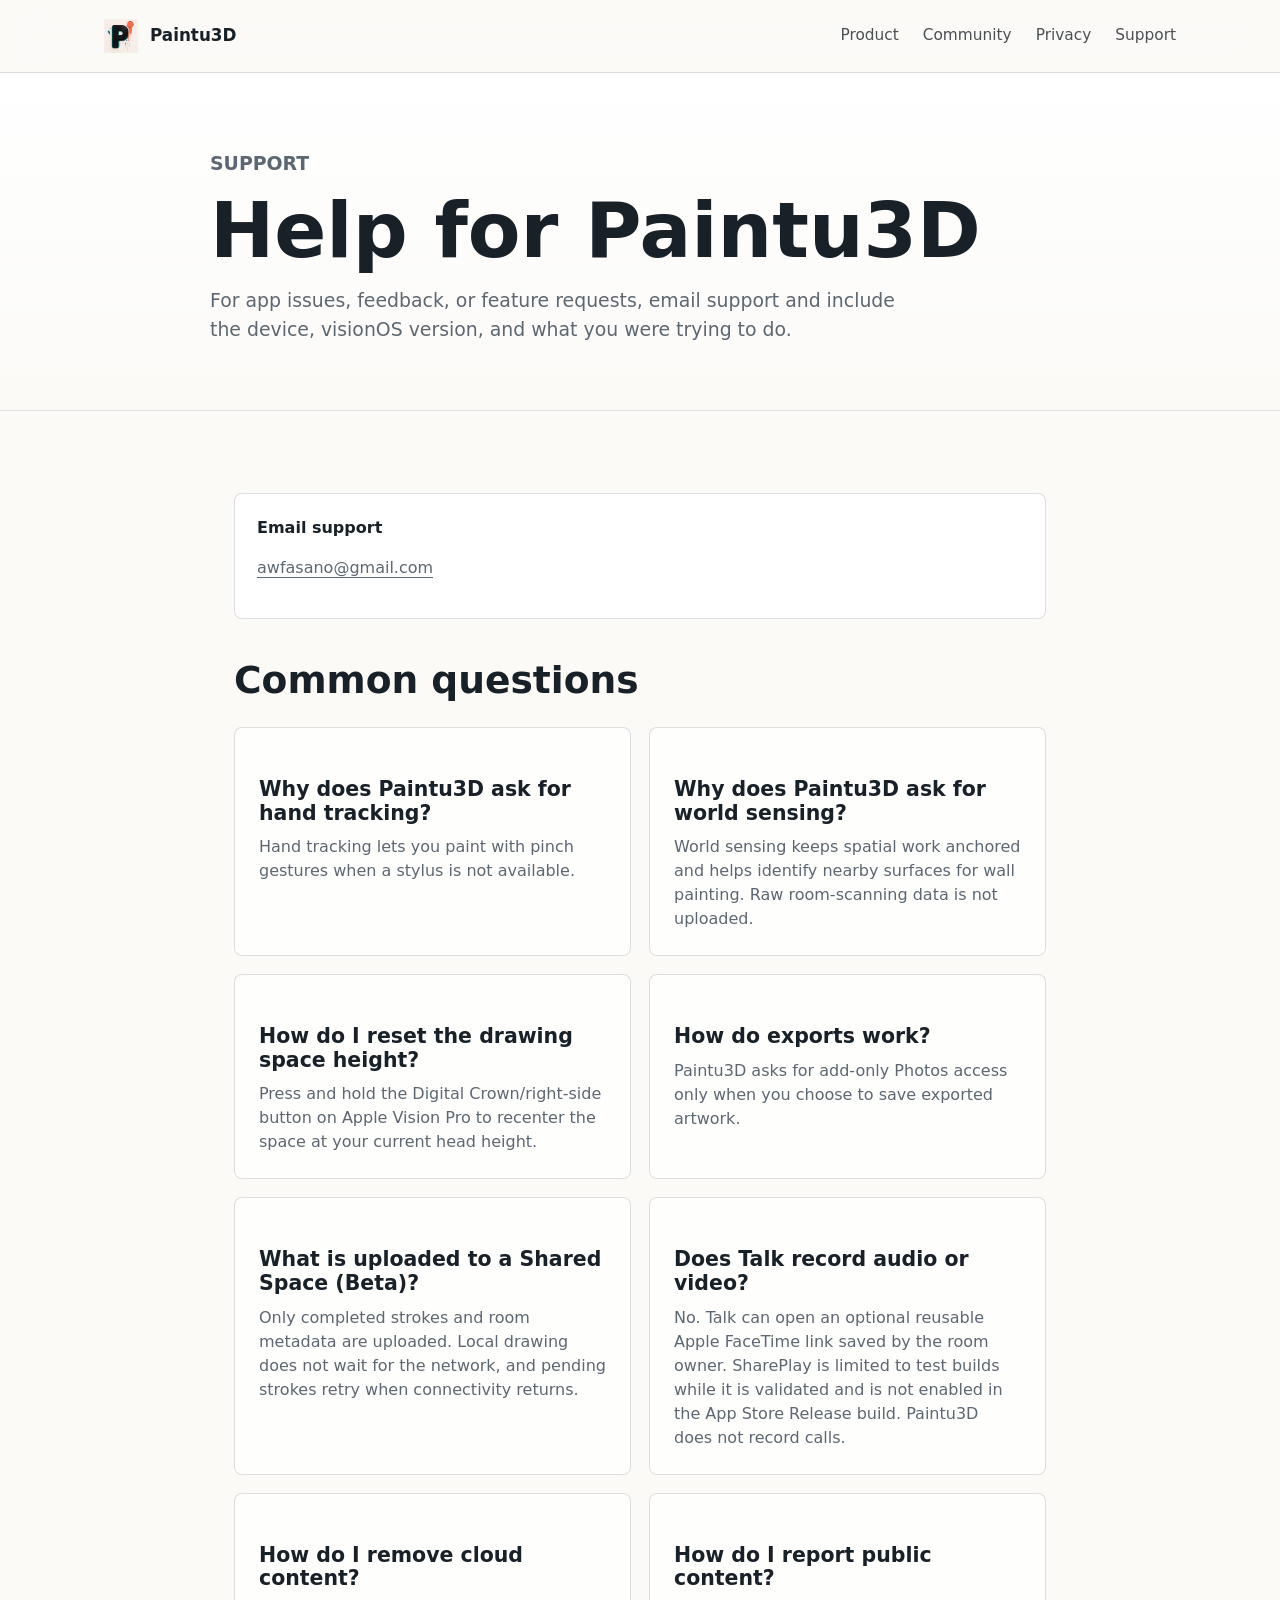
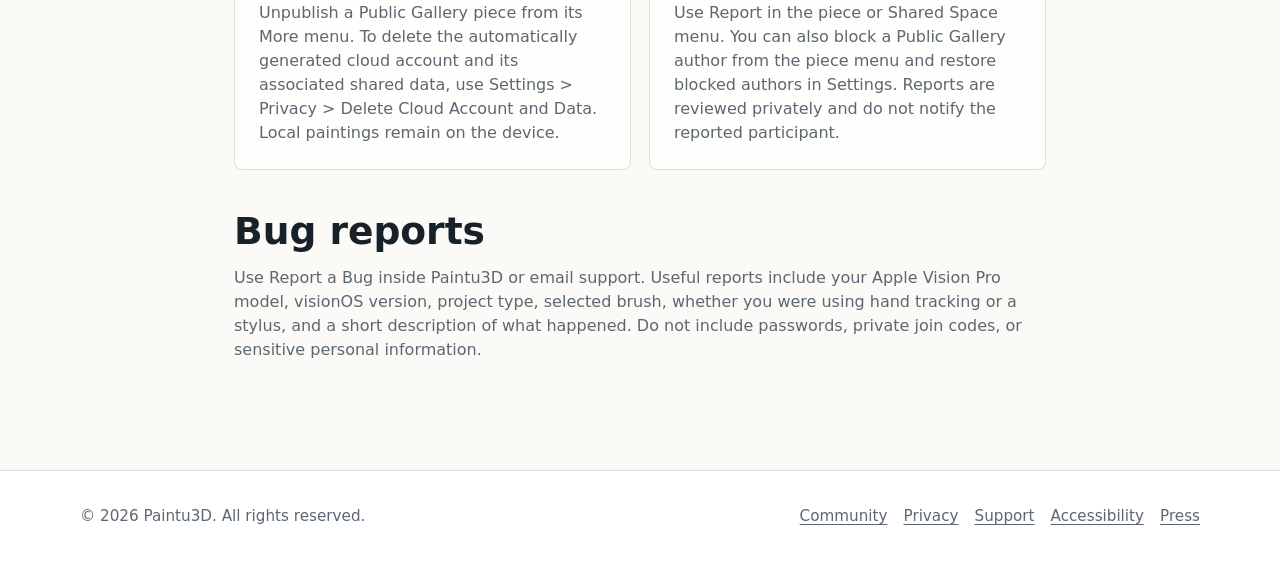
<file: Paintu3D/support/index.html>
<!doctype html>
<html lang="en">
  <head>
    <meta charset="utf-8">
    <meta name="viewport" content="width=device-width, initial-scale=1">
    <title>Support - Paintu3D</title>
    <link rel="canonical" href="https://awfasano.github.io/Paintu3D/support/">
    <meta name="description" content="Support and contact information for Paintu3D.">
    <meta name="theme-color" content="#075f65">
    <link rel="icon" href="../assets/brand-icon-top.png">
    <link rel="stylesheet" href="../styles.css">
  </head>
  <body>
    <header class="site-header">
      <nav class="nav" aria-label="Main navigation">
        <a class="brand" href="../" aria-label="Paintu3D home">
          <span class="brand-mark" aria-hidden="true">
            <img src="../assets/brand-icon-base.png" alt="">
            <img src="../assets/brand-icon-middle.png" alt="">
            <img src="../assets/brand-icon-top.png" alt="">
          </span>
          <span>Paintu3D</span>
        </a>
        <div class="nav-links">
          <a href="../#product">Product</a>
          <a href="../community/">Community</a>
          <a href="../privacy/">Privacy</a>
          <a href="../support/">Support</a>
        </div>
      </nav>
    </header>

    <main>
      <section class="page-hero">
        <div class="section-inner">
          <p class="eyebrow">Support</p>
          <h1>Help for Paintu3D</h1>
          <p>For app issues, feedback, or feature requests, email support and include the device, visionOS version, and what you were trying to do.</p>
        </div>
      </section>

      <section class="content">
        <div class="contact-box">
          <strong>Email support</strong>
          <p><a href="mailto:awfasano@gmail.com?subject=Paintu3D%20support">awfasano@gmail.com</a></p>
        </div>

        <h2>Common questions</h2>
        <div class="support-grid">
          <article class="support-card">
            <h3>Why does Paintu3D ask for hand tracking?</h3>
            <p>Hand tracking lets you paint with pinch gestures when a stylus is not available.</p>
          </article>
          <article class="support-card">
            <h3>Why does Paintu3D ask for world sensing?</h3>
            <p>World sensing keeps spatial work anchored and helps identify nearby surfaces for wall painting. Raw room-scanning data is not uploaded.</p>
          </article>
          <article class="support-card">
            <h3>How do I reset the drawing space height?</h3>
            <p>Press and hold the Digital Crown/right-side button on Apple Vision Pro to recenter the space at your current head height.</p>
          </article>
          <article class="support-card">
            <h3>How do exports work?</h3>
            <p>Paintu3D asks for add-only Photos access only when you choose to save exported artwork.</p>
          </article>
          <article class="support-card">
            <h3>What is uploaded to a Shared Space (Beta)?</h3>
            <p>Only completed strokes and room metadata are uploaded. Local drawing does not wait for the network, and pending strokes retry when connectivity returns.</p>
          </article>
          <article class="support-card">
            <h3>Does Talk record audio or video?</h3>
            <p>No. Talk can open an optional reusable Apple FaceTime link saved by the room owner. SharePlay is limited to test builds while it is validated and is not enabled in the App Store Release build. Paintu3D does not record calls.</p>
          </article>
          <article class="support-card">
            <h3>How do I remove cloud content?</h3>
            <p>Unpublish a Public Gallery piece from its More menu. To delete the automatically generated cloud account and its associated shared data, use Settings &gt; Privacy &gt; Delete Cloud Account and Data. Local paintings remain on the device.</p>
          </article>
          <article class="support-card">
            <h3>How do I report public content?</h3>
            <p>Use Report in the piece or Shared Space menu. You can also block a Public Gallery author from the piece menu and restore blocked authors in Settings. Reports are reviewed privately and do not notify the reported participant.</p>
          </article>
        </div>

        <h2>Bug reports</h2>
        <p>Use Report a Bug inside Paintu3D or email support. Useful reports include your Apple Vision Pro model, visionOS version, project type, selected brush, whether you were using hand tracking or a stylus, and a short description of what happened. Do not include passwords, private join codes, or sensitive personal information.</p>
      </section>
    </main>

    <footer class="site-footer">
      <div class="footer-inner">
        <span>© 2026 Paintu3D. All rights reserved.</span>
        <div class="footer-links">
          <a href="../community/">Community</a>
          <a href="../privacy/">Privacy</a>
          <a href="../support/">Support</a>
          <a href="../accessibility/">Accessibility</a>
          <a href="../press/">Press</a>
        </div>
      </div>
    </footer>
  </body>
</html>
</file>
<file: Paintu3D/styles.css>
:root {
  color-scheme: light;
  --paper: #fbfaf7;
  --paper-2: #f1eee8;
  --ink: #182028;
  --muted: #5d6771;
  --line: rgba(24, 32, 40, 0.14);
  --teal: #075f65;
  --teal-2: #0b7d83;
  --coral: #ee6b3f;
  --ochre: #bd8b45;
  --white: #ffffff;
  --shadow: 0 22px 70px rgba(24, 32, 40, 0.14);
  --max: 1120px;
}

* {
  box-sizing: border-box;
}

html {
  scroll-behavior: smooth;
}

body {
  margin: 0;
  background: var(--paper);
  color: var(--ink);
  font-family: Inter, ui-sans-serif, system-ui, -apple-system, BlinkMacSystemFont, "Segoe UI", sans-serif;
  line-height: 1.5;
}

body::selection {
  background: rgba(238, 107, 63, 0.24);
}

a {
  color: inherit;
  text-decoration-thickness: 0.08em;
  text-underline-offset: 0.22em;
}

img {
  max-width: 100%;
  display: block;
}

.site-header {
  position: sticky;
  top: 0;
  z-index: 10;
  background: rgba(251, 250, 247, 0.88);
  border-bottom: 1px solid var(--line);
  backdrop-filter: blur(18px);
}

.nav {
  max-width: var(--max);
  margin: 0 auto;
  min-height: 72px;
  padding: 0 24px;
  display: flex;
  align-items: center;
  justify-content: space-between;
  gap: 24px;
}

.brand {
  display: inline-flex;
  align-items: center;
  gap: 12px;
  font-weight: 760;
  font-size: 1.05rem;
  text-decoration: none;
}

.brand-mark {
  position: relative;
  width: 34px;
  height: 34px;
  flex: 0 0 auto;
}

.brand-mark img {
  position: absolute;
  inset: 0;
  width: 34px;
  height: 34px;
  object-fit: contain;
}

.nav-links {
  display: flex;
  align-items: center;
  gap: 24px;
  font-size: 0.96rem;
}

.nav-links a {
  color: rgba(24, 32, 40, 0.78);
  text-decoration: none;
}

.nav-links a:hover,
.nav-links a:focus-visible {
  color: var(--ink);
}

.button {
  display: inline-flex;
  align-items: center;
  justify-content: center;
  min-height: 44px;
  padding: 0 18px;
  border: 1px solid var(--line);
  border-radius: 8px;
  font-weight: 700;
  text-decoration: none;
  transition: transform 160ms ease, background 160ms ease, border-color 160ms ease;
}

.button:hover,
.button:focus-visible {
  transform: translateY(-1px);
}

.button.primary {
  background: var(--teal);
  border-color: var(--teal);
  color: var(--white);
}

.button.secondary {
  background: rgba(255, 255, 255, 0.72);
  color: var(--ink);
}

.hero {
  min-height: calc(100svh - 110px);
  max-height: 860px;
  display: grid;
  align-items: center;
  position: relative;
  overflow: hidden;
  border-bottom: 1px solid var(--line);
}

.hero::before {
  content: "";
  position: absolute;
  inset: 0;
  background:
    linear-gradient(90deg, rgba(251, 250, 247, 0.98) 0%, rgba(251, 250, 247, 0.86) 34%, rgba(251, 250, 247, 0.16) 62%, rgba(251, 250, 247, 0.04) 100%),
    url("assets/paintu3d-hero.png") center right / cover no-repeat;
}

.hero-content {
  position: relative;
  z-index: 1;
  max-width: var(--max);
  width: 100%;
  margin: 0 auto;
  padding: 78px 24px 92px;
}

.eyebrow {
  margin: 0 0 18px;
  color: var(--teal);
  font-size: 0.78rem;
  font-weight: 780;
  text-transform: uppercase;
  letter-spacing: 0;
}

h1,
h2,
h3,
p {
  overflow-wrap: anywhere;
}

h1 {
  margin: 0;
  max-width: 600px;
  font-size: clamp(3.4rem, 8vw, 7.2rem);
  line-height: 0.94;
  letter-spacing: 0;
}

.hero-lede {
  max-width: 520px;
  margin: 28px 0 0;
  font-size: clamp(1.2rem, 2vw, 1.58rem);
  color: rgba(24, 32, 40, 0.82);
}

.hero-actions {
  display: flex;
  flex-wrap: wrap;
  gap: 14px;
  margin-top: 34px;
}

.hero-note {
  display: flex;
  flex-wrap: wrap;
  gap: 10px 16px;
  margin-top: 24px;
  color: var(--muted);
  font-size: 0.94rem;
}

.hero-note span {
  display: inline-flex;
  align-items: center;
  gap: 8px;
}

.dot {
  width: 7px;
  height: 7px;
  border-radius: 50%;
  background: var(--coral);
  display: inline-block;
}

.section {
  padding: 82px 24px;
}

.section.alt {
  background: var(--paper-2);
}

.section-inner {
  max-width: var(--max);
  margin: 0 auto;
}

.section-heading {
  display: grid;
  grid-template-columns: minmax(0, 0.72fr) minmax(260px, 0.42fr);
  gap: 48px;
  align-items: end;
  margin-bottom: 34px;
}

h2 {
  margin: 0;
  font-size: clamp(2rem, 4.6vw, 4.25rem);
  line-height: 1.02;
  letter-spacing: 0;
}

.section-heading p,
.wide-copy {
  margin: 0;
  color: var(--muted);
  font-size: 1.06rem;
}

.feature-grid {
  display: grid;
  grid-template-columns: repeat(3, minmax(0, 1fr));
  gap: 18px;
}

.feature-card,
.info-card,
.support-card,
.press-card {
  background: rgba(255, 255, 255, 0.78);
  border: 1px solid var(--line);
  border-radius: 8px;
  padding: 24px;
}

.feature-card {
  min-height: 280px;
  display: flex;
  flex-direction: column;
  justify-content: space-between;
}

.feature-icon {
  width: 48px;
  height: 48px;
  border-radius: 50%;
  display: grid;
  place-items: center;
  font-weight: 800;
  background: rgba(7, 95, 101, 0.14);
  color: var(--teal);
}

.feature-card:nth-child(2) .feature-icon {
  background: rgba(238, 107, 63, 0.16);
  color: var(--coral);
}

.feature-card:nth-child(3) .feature-icon {
  background: rgba(189, 139, 69, 0.18);
  color: #7a5322;
}

.feature-card h3,
.info-card h3,
.support-card h3,
.press-card h3 {
  margin: 26px 0 10px;
  font-size: 1.28rem;
  line-height: 1.15;
}

.feature-card p,
.info-card p,
.support-card p,
.press-card p {
  margin: 0;
  color: var(--muted);
}

.split {
  display: grid;
  grid-template-columns: minmax(0, 0.9fr) minmax(320px, 0.64fr);
  gap: 46px;
  align-items: center;
}

.metric-panel {
  background: var(--ink);
  color: var(--white);
  border-radius: 8px;
  padding: 28px;
  box-shadow: var(--shadow);
}

.metric-row {
  display: grid;
  grid-template-columns: 72px 1fr;
  gap: 18px;
  padding: 18px 0;
  border-bottom: 1px solid rgba(255, 255, 255, 0.14);
}

.metric-row:last-child {
  border-bottom: 0;
}

.metric-value {
  color: #82d9d7;
  font-size: 1.32rem;
  font-weight: 780;
}

.metric-row p {
  margin: 0;
  color: rgba(255, 255, 255, 0.76);
}

.privacy-strip {
  display: grid;
  grid-template-columns: 1fr 1fr;
  gap: 18px;
  margin-top: 28px;
}

.page-hero {
  padding: 76px 24px 48px;
  border-bottom: 1px solid var(--line);
  background: linear-gradient(180deg, #fff 0%, var(--paper) 100%);
}

.page-hero .section-inner {
  max-width: 860px;
}

.page-hero h1 {
  max-width: 820px;
  font-size: clamp(2.7rem, 6vw, 5.4rem);
}

.page-hero p {
  max-width: 720px;
  color: var(--muted);
  font-size: 1.18rem;
}

.content {
  max-width: 860px;
  margin: 0 auto;
  padding: 54px 24px 92px;
}

.content h2 {
  margin-top: 42px;
  margin-bottom: 14px;
  font-size: clamp(1.55rem, 3vw, 2.35rem);
}

.content h2:first-child {
  margin-top: 0;
}

.content p,
.content li {
  color: var(--muted);
}

.content ul {
  padding-left: 1.2rem;
}

.content li + li {
  margin-top: 8px;
}

.contact-box {
  margin: 28px 0;
  padding: 22px;
  background: #fff;
  border: 1px solid var(--line);
  border-radius: 8px;
}

.support-grid,
.press-grid {
  display: grid;
  grid-template-columns: repeat(2, minmax(0, 1fr));
  gap: 18px;
  margin-top: 28px;
}

.asset-list {
  display: grid;
  gap: 12px;
  margin-top: 16px;
}

.asset-list a {
  display: flex;
  justify-content: space-between;
  gap: 16px;
  padding: 14px 16px;
  background: #fff;
  border: 1px solid var(--line);
  border-radius: 8px;
  text-decoration: none;
}

.site-footer {
  border-top: 1px solid var(--line);
  padding: 34px 24px;
  background: #fff;
}

.footer-inner {
  max-width: var(--max);
  margin: 0 auto;
  display: flex;
  flex-wrap: wrap;
  justify-content: space-between;
  gap: 18px;
  color: var(--muted);
  font-size: 0.95rem;
}

.footer-links {
  display: flex;
  flex-wrap: wrap;
  gap: 16px;
}

@media (max-width: 860px) {
  .nav {
    min-height: auto;
    padding: 16px 18px;
    align-items: flex-start;
  }

  .nav,
  .nav-links {
    flex-wrap: wrap;
  }

  .nav-links {
    gap: 14px;
  }

  .hero {
    min-height: 720px;
    align-items: start;
  }

  .hero::before {
    background:
      linear-gradient(180deg, rgba(251, 250, 247, 0.98) 0%, rgba(251, 250, 247, 0.9) 42%, rgba(251, 250, 247, 0.16) 72%, rgba(251, 250, 247, 0.08) 100%),
      url("assets/paintu3d-hero.png") center bottom / cover no-repeat;
  }

  .hero-content {
    padding: 48px 20px 390px;
  }

  h1 {
    font-size: clamp(3.1rem, 16vw, 5.2rem);
  }

  .section {
    padding: 58px 20px;
  }

  .section-heading,
  .split,
  .privacy-strip,
  .support-grid,
  .press-grid {
    grid-template-columns: 1fr;
    gap: 22px;
  }

  .feature-grid {
    grid-template-columns: 1fr;
  }

  .feature-card {
    min-height: 230px;
  }
}

@media (max-width: 560px) {
  .brand {
    width: 100%;
  }

  .nav-links .button {
    width: 100%;
  }

  .hero-actions .button {
    width: 100%;
  }

  .metric-row {
    grid-template-columns: 1fr;
  }
}
</file>
